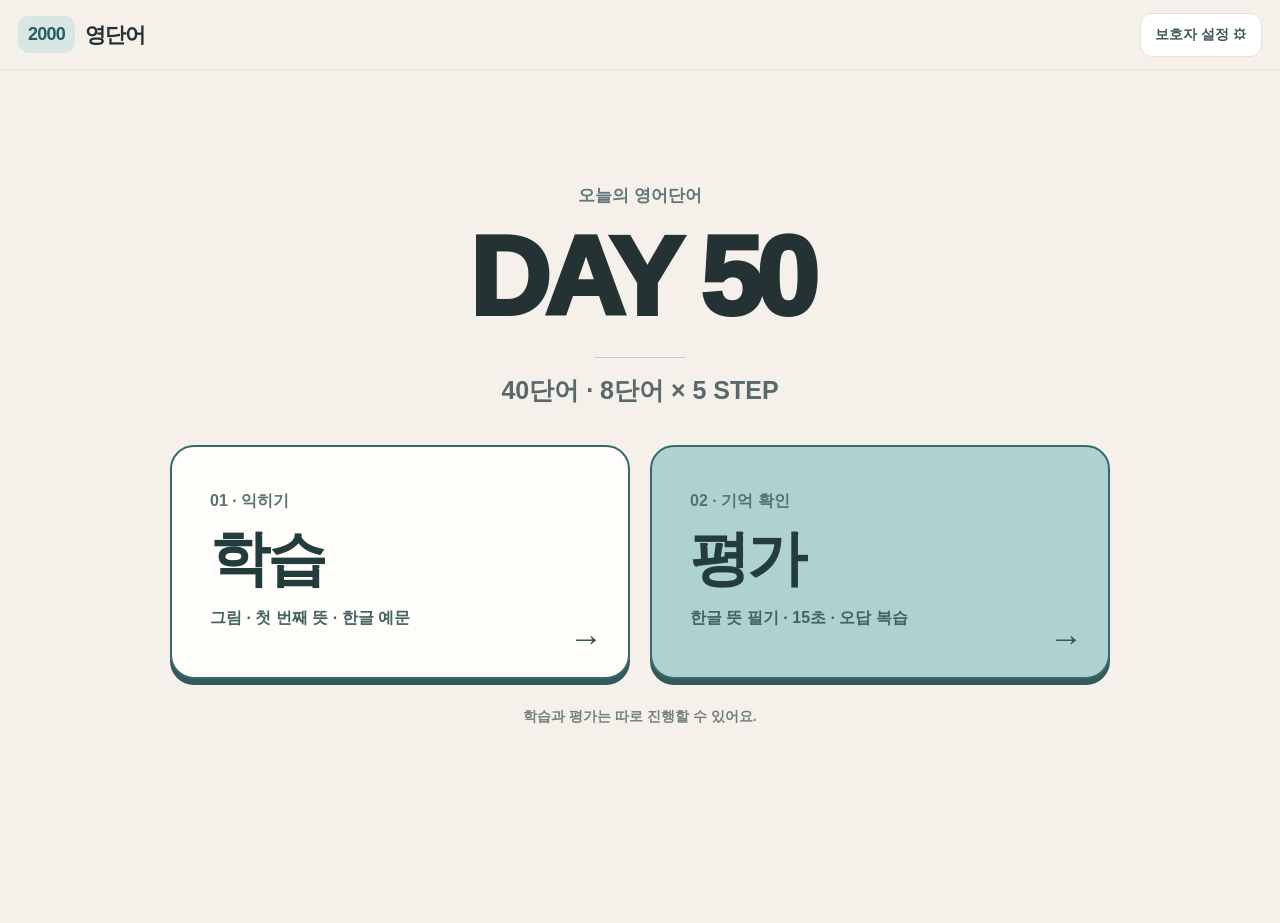
<file: index.html>
<!doctype html>
<html lang="ko">
<head>
  <meta charset="utf-8">
  <meta name="viewport" content="width=device-width,initial-scale=1,viewport-fit=cover">
  <meta name="theme-color" content="#f6f0eb">
  <meta name="apple-mobile-web-app-capable" content="yes">
  <title>2000 영단어 필기평가 v0.2.5</title>
  <link rel="manifest" href="manifest.webmanifest">
  <link rel="stylesheet" href="styles.css?v=0.2.5">
</head>
<body>
<header class="topbar">
  <div class="appBrand"><span class="brandTag" aria-hidden="true">2000</span><strong>영단어</strong></div>
  <nav aria-label="화면 전환"><button id="navHome" class="nav" type="button">처음 화면</button><button id="navTest" class="nav active" type="button">처음 화면</button><button id="navAdmin" class="nav" type="button" aria-label="보호자 설정">보호자 설정 <span aria-hidden="true">⚙</span></button></nav>
</header>
<main id="app"></main>
<script src="data/day50.js?v=0.2.5"></script>
<script src="data/day49.js?v=0.2.5"></script>
<script src="data/learning-day50.js?v=0.2.5"></script>
<script src="data/learning-day49.js?v=0.2.5"></script>
<script src="data/personal-words.js?v=0.2.5"></script>
<script src="app.js?v=0.2.5"></script>
</body>
</html>
</file>
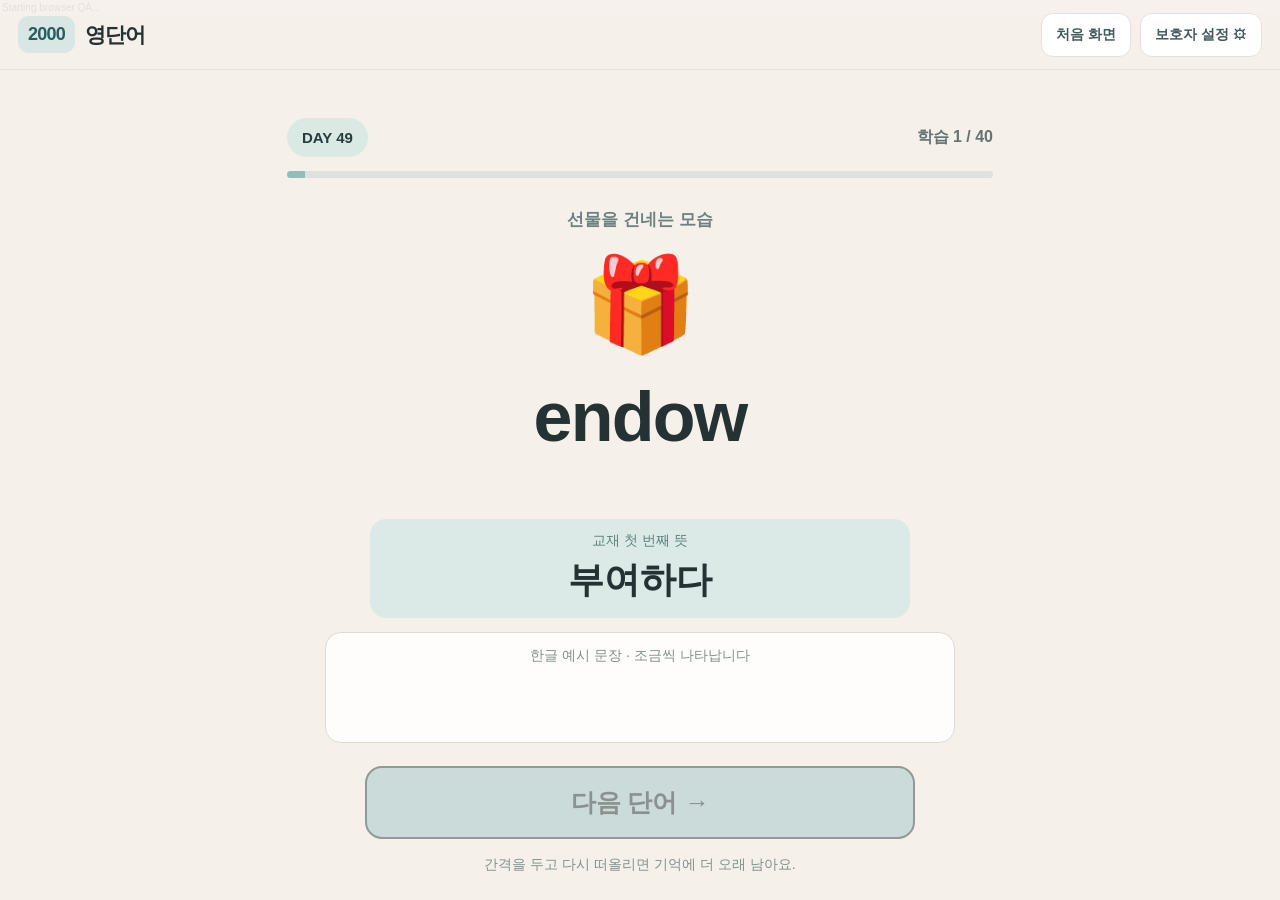
<file: tests/browser-ipad-qa.html>
<!doctype html>
<html lang="ko">
<head>
<meta charset="utf-8">
<meta name="viewport" content="width=device-width,initial-scale=1,viewport-fit=cover">
<title>iPad viewport browser QA (test only)</title>
<style>html,body{margin:0;padding:0;width:100%;height:100%;overflow:hidden}iframe{width:100vw;height:100vh;display:block;border:0}#report{position:fixed;top:0;left:0;right:0;z-index:1000;background:#fff;padding:2px;font:10px sans-serif;opacity:.07;pointer-events:none}</style>
</head>
<body data-e2e-status="pending">
<div id="report">Starting browser QA...</div>
<iframe id="appFrame" title="Actual student webapp under test"></iframe>
<script>
(async()=>{
"use strict";
const KEY="wm2000pilot_v1",frame=document.getElementById("appFrame"),logs=[];
let seq=0,doc,win;
const assert=(ok,msg)=>{if(!ok)throw Error(msg);logs.push(msg)};
const stamp=d=>[d.getFullYear(),String(d.getMonth()+1).padStart(2,"0"),String(d.getDate()).padStart(2,"0")].join("-");
const sleep=ms=>new Promise(r=>setTimeout(r,ms));
const state=()=>JSON.parse(localStorage.getItem(KEY)||"null");
const seedDay=day=>({nextDay:day,sessionNo:1,history:[],stats:{},current:null,study:null,reviewPlan:{}});
async function mount(seed){
 if(seed!==undefined)localStorage.setItem(KEY,JSON.stringify(seed));
 await new Promise((resolve,reject)=>{
   frame.onload=resolve;frame.onerror=()=>reject(Error("iframe load failed"));
   frame.src="../index.html?qa="+(++seq);
 });
 doc=frame.contentDocument;win=frame.contentWindow;
 assert(!!doc?.getElementById("app"),"actual app loaded");
 win.confirm=()=>true;
 win.alert=message=>{throw Error("Unexpected app alert: "+message)};
 return doc;
}
function active(){
 const a=doc.querySelector(".card.activeQuestion");
 assert(!!a,"active question visible");
 return a;
}
function writeAnswer(inputText){
 const card=active(),input=card.querySelector("[data-in]");
 assert(!!input,"actual input exists");
 input.value=inputText;input.dispatchEvent(new win.Event("input",{bubbles:true}));
 card.querySelector("[data-sub]").click();
}
function selectEvaluation(){
 const home=doc.getElementById("navHome");
 assert(!!home,"inner mode shows back-to-hero navigation");
 home.click();
 assert(!!doc.getElementById("startLearning")&&!!doc.getElementById("startEvaluation"),"both hero choices visible");
 doc.getElementById("startEvaluation").click();
}
const timeoutFail=setTimeout(()=>{
 if(document.body.dataset.e2eStatus==="pending"){
   document.body.dataset.e2eStatus="failed";
   document.getElementById("report").textContent="Timed out in browser QA";
 }
},43000);
try{
 // DAY49 is a real registered source, not a fabricated testing day.
 await mount(seedDay(49));
 assert(doc.querySelector(".kioskDay")?.textContent.includes("DAY 49"),"registered DAY49 is selectable");
 assert(!!doc.getElementById("startLearning")&&!doc.getElementById("startLearning").disabled,"learning choice ready");
 assert(!!doc.getElementById("startEvaluation")&&!doc.getElementById("startEvaluation").disabled,"assessment choice ready");
 doc.getElementById("startLearning").click();
 assert(doc.querySelector(".learningWord")?.textContent==="endow","DAY49 first learning cue from real data");
 await mount();
 assert(!!doc.getElementById("startLearning")&&!!doc.getElementById("startEvaluation"),"reopening the app returns to two-button hero");
 assert(state().study?.index===0&&!state().current,"saved study survives boot without auto-launching assessment");
 doc.getElementById("startLearning").click();
 assert(doc.querySelector(".learningWord")?.textContent==="endow","learning resumes at the original card");
 assert(doc.getElementById("learnMeaning").hidden,"meaning initially concealed");
 await sleep(4750);
 assert(!doc.getElementById("learnMeaning").hidden,"meaning progressively appears");
 assert(!doc.getElementById("sentenceLast").hidden,"Korean example progressively appears");
 assert(!doc.getElementById("nextStudy").disabled,"next learning action unlocks");

 assert(state().current===null,"learning alone must not initialize grading");
 selectEvaluation();
 assert(state().current?.wordKeys.length===40,"DAY49 precisely 40 graded words");
 assert(active().querySelector(".english")?.textContent==="endow","first timed question");
 assert(doc.getElementById("wordTimer")?.textContent==="15","15 second clock begins");

 const first=win.WORD_DATA.days.find(d=>d.day===49).words;
 assert(first.length===40&&first[39].english==="utensil","ordered DAY49 source is loaded");
 for(let i=0;i<40;i++){
   assert(active().dataset.k==="49:"+(i+1),"correct word ID active for index "+i);
   if(i===1){
     const input=active().querySelector("[data-in]");
     input.value="외적인";
     input.dispatchEvent(new win.Event("input",{bubbles:true}));
     assert(state().current.drafts?.["49:2"]==="외적인","unsubmitted Pencil text stored");
     await mount();
     assert(!!doc.getElementById("startLearning")&&!!doc.getElementById("startEvaluation"),"assessment reload displays dual-mode hero");
     assert(state().current.drafts?.["49:2"]==="외적인","unsent input preserved while hero shown");
     doc.getElementById("startEvaluation").click();
     assert(active().dataset.k==="49:2","resume next unanswered word after selecting assessment");
     assert(active().querySelector("[data-in]").value==="외적인","draft survives reload");
   }
   writeAnswer(first[i].answer);
   assert(state().current.answers["49:"+(i+1)]?.result==="correct","strict original-first-meaning grading "+(i+1));
   if((i+1)%8===0){
     const next=doc.getElementById("next");
     assert(next&&!next.disabled,"STEP ready after eight answers "+(i+1));
     next.click();
   }
 }
 assert(state().current?.done===true,"40 answers finish the DAY");
 assert(state().nextDay===48,"DAY49 leads to DAY48 (not yet activated)");
 assert(doc.querySelector(".complete h1"),"completion screen rendered");

 // Previous DAY wrong words must lead the next graded batch with origin badge.
 const y=new Date();y.setDate(y.getDate()-1);
 const reviewSeed=seedDay(50);
 reviewSeed.sessionNo=2;
 reviewSeed.history=[{id:1,date:stamp(y),type:"new",bookDay:49,total:40,
   wordKeys:Array.from({length:40},(_,i)=>"49:"+(i+1)),everWrong:["49:1"],wrongCount:1,retryRounds:1}];
 reviewSeed.stats={"49:1":{wrong:1,correct:0,lastWrong:"오답",attempts:[]}};
 await mount(reviewSeed);
 assert(doc.querySelector(".dueNotice"),"prior error notice visible");
 doc.getElementById("startLearning").click();
 assert(doc.querySelector(".learningWord")?.textContent==="endow","due word appears first in study");
 selectEvaluation();
 assert(state().current.wordKeys.length===41,"yesterday error plus new 40");
 assert(state().current.wordKeys[0]==="49:1","yesterday error first");
 assert(active().querySelector(".originBadge")?.textContent.includes("DAY 49"),"origin DAY label visible");
 assert(doc.getElementById("wordTimer")?.textContent==="15","new timed word starts at 15");
 const beforeClock=state().current.clock?.deadline;
 await sleep(4800);
 const beforeReload=Number(doc.getElementById("wordTimer")?.textContent);
 assert(beforeReload>=9&&beforeReload<=11,"visible countdown decreases");
 await mount();
 assert(!!doc.getElementById("startLearning")&&!!doc.getElementById("startEvaluation"),"clock reload displays dual-mode hero");
 assert(state().current.clock?.deadline===beforeClock,"timed word deadline persists after reload");
 doc.getElementById("startEvaluation").click();
 const afterReload=Number(doc.getElementById("wordTimer")?.textContent);
 assert(afterReload<=beforeReload+1,"reload did not reset 15s");
 await sleep(10800);
 assert(state().current.answers["49:1"]?.status==="relearn","expired word moves to existing relearn gate");
 assert(state().stats["49:1"]?.lastWrong==="시간 초과","deadline failure recorded explicitly");
 assert(!!doc.querySelector(".focusReview"),"focus correction display visible");
 assert(doc.documentElement.scrollWidth<=doc.documentElement.clientWidth+3,"no horizontal viewport overflow");

 // Personal import uses only synthetic data in public CI; local QA can supply
 // the audited, private DAY48 pack without putting its contents in Git/Pages.
 let pack;
 if(new URLSearchParams(location.search).has("privatePack")){
   pack=await (await fetch("./private-pack.json")).json();
 }else{
   pack={format:"wm2000-personal-words",schema:1,days:[{day:48,words:[]}],learning:{day48:[]}};
   for(let i=1;i<=40;i++){
     const english="qa-word-"+i,answer="연습 "+i;
     pack.days[0].words.push({day:48,no:i,english,answer,sourceFirstMeaning:answer,sourceFullMeaning:answer+", 다른 뜻",sourceOrdinal:1880+i});
     pack.learning.day48.push({no:i,english,emoji:"📖",cue:"테스트용 카드",sentence:["독자 작성 예시", " 두 번째 문장"],middle:false});
   }
 }
 const original49=JSON.stringify(win.WORD_DATA.days.find(d=>d.day===49));
 const original50=JSON.stringify(win.WORD_DATA.days.find(d=>d.day===50));
 // Import while DAY49 is unfinished: neither drafts, clock, history nor stats move.
 await mount(seedDay(49));
 doc.getElementById("startEvaluation").click();
 const draft=active().querySelector("[data-in]");draft.value="진행 중 필기";draft.dispatchEvent(new win.Event("input",{bubbles:true}));
 doc.getElementById("navAdmin").click();
 const beforeImport=JSON.stringify(state());
 async function uploadPack(value){
   const file=new win.File([JSON.stringify(value)],"personal.json",{type:"application/json"});
   const transfer=new win.DataTransfer();transfer.items.add(file);
   const input=doc.getElementById("wordFile");input.files=transfer.files;
   const original=input.onchange;
   const completed=new Promise(resolve=>{input.onchange=async event=>{try{await original(event)}finally{resolve()}}});
   input.dispatchEvent(new win.Event("change",{bubbles:true}));await completed;
 }
 await uploadPack(pack);
 assert(doc.getElementById("wordFileMsg").textContent.includes("등록 완료"),"file-input import completed");
 assert(JSON.stringify(state())===beforeImport,"personal import preserves all existing records and drafts");
 assert(JSON.stringify(win.WORD_DATA.days.find(d=>d.day===49))===original49,"DAY49 unchanged after import");
 assert(JSON.stringify(win.WORD_DATA.days.find(d=>d.day===50))===original50,"DAY50 unchanged after import");
 assert(doc.getElementById("dayMessage").textContent.includes("48·49·50"),"registered DAY list is dynamic");
 const storedPack=localStorage.getItem("wm2000personal_words_v1"),tampered=JSON.parse(JSON.stringify(pack));
 tampered.days[0].words[0].answer+="!";
 await uploadPack(tampered);
 assert(doc.getElementById("wordFileMsg").textContent.includes("등록 실패"),"inconsistent first meaning rejected");
 assert(localStorage.getItem("wm2000personal_words_v1")===storedPack&&JSON.stringify(state())===beforeImport,"failed import leaves data and records untouched");
 await mount();
 assert(state().current.drafts["49:1"]==="진행 중 필기","legacy draft survives import and reload");
 doc.getElementById("startEvaluation").click();
 assert(active().dataset.k==="49:1"&&active().querySelector("[data-in]").value==="진행 중 필기","legacy assessment resumes after import");

 if(pack.days.length===48){
   const corpus=win.WORD_DATA.days.slice().sort((a,b)=>b.day-a.day);
   assert(corpus.length===50&&corpus.reduce((sum,item)=>sum+item.words.length,0)===2000,"full private pack exposes 50 DAY and 2,000 words in the browser");
   assert(corpus.every((item,index)=>item.day===50-index&&item.words.length===40),"every browser DAY is contiguous and contains 40 words");
   assert(corpus.every(item=>item.words.every((word,index)=>word.day===item.day&&word.no===index+1&&(word.sourceOrdinal===undefined||word.sourceOrdinal===(item.day-1)*40+index+1))),"all browser word IDs and available source ordinals are stable");
   await mount(seedDay(1));
   assert(doc.querySelector(".kioskDay")?.textContent.includes("DAY 1"),"lowest imported DAY is selectable in the browser");
   doc.getElementById("startEvaluation").click();
   const words1=win.WORD_DATA.days.find(item=>item.day===1).words;
   for(let i=0;i<40;i++){
     assert(active().dataset.k==="1:"+(i+1),"DAY1 browser order "+(i+1));
     writeAnswer(words1[i].answer);
     if((i+1)%8===0)doc.getElementById("next").click();
   }
   assert(state().current.done&&state().history.at(-1).bookDay===1,"DAY1 completes all five browser STEP groups");
 }

 await mount(seedDay(48));
 assert(doc.querySelector(".kioskMeta").textContent.includes("40단어"),"DAY48 has 40 words on home");
 doc.getElementById("startLearning").click();
 const words48=win.WORD_DATA.days.find(d=>d.day===48).words;
 assert(doc.querySelector(".learningWord").textContent===words48[0].english,"DAY48 source learning card visible");
 await sleep(4750);
 assert(doc.getElementById("learnMeaning").textContent.includes(words48[0].answer)&&!doc.getElementById("sentenceLast").hidden,"DAY48 first meaning and custom example reveal");
 doc.getElementById("nextStudy").click();await mount();doc.getElementById("startLearning").click();
 assert(state().study.index===1&&doc.querySelector(".learningWord").textContent===words48[1].english,"DAY48 study resumes on second card");
 selectEvaluation();
 for(let i=0;i<40;i++){
   assert(active().dataset.k==="48:"+(i+1),"DAY48 order "+(i+1));
   writeAnswer(words48[i].answer);
   assert(state().current.answers["48:"+(i+1)]?.result==="correct","DAY48 first-meaning exact answer "+(i+1));
   if((i+1)%8===0){assert(!doc.getElementById("next").disabled,"DAY48 STEP unlocked");doc.getElementById("next").click()}
 }
 assert(state().nextDay===47&&state().current.done,"DAY48 completes and advances to 47");

 // DAY50 -> 49 -> imported DAY48 -> fourth-session review, no new DAY47.
 await mount(seedDay(50));
 for(const n of [50,49,48]){
   doc.getElementById("startEvaluation").click();
   const words=win.WORD_DATA.days.find(d=>d.day===n).words;
   assert(state().current.bookDay===n&&state().current.wordKeys.length===40,"descending new DAY "+n);
   for(let i=0;i<40;i++){
     writeAnswer(words[i].answer);
     if((i+1)%8===0)doc.getElementById("next").click();
   }
   doc.getElementById("home").click();
 }
 assert(state().sessionNo===4&&state().nextDay===47,"three new sessions leave next DAY47");
 assert(doc.querySelector(".kioskDay").textContent==="오답 복습","fourth session is review");
 doc.getElementById("startEvaluation").click();
 assert(state().history.at(-1).type==="review"&&state().nextDay===47&&state().sessionNo===5,"fourth review does not advance new DAY");
 assert(doc.querySelector(".score").textContent==="오답 없음","empty review completes cleanly");
 // Real download and file restore through the existing schema-1 controls.
 doc.getElementById("navAdmin").click();
 let captured;
 const realCreate=win.URL.createObjectURL;win.URL.createObjectURL=blob=>{captured=blob;return realCreate.call(win.URL,blob)};
 doc.getElementById("exportBackup").click();
 const saved=JSON.parse(await captured.text());
 assert(saved.schema===1&&saved.state.history.length===4,"schema1 backup includes DAY48 and all four sessions");
 const transfer=new win.DataTransfer();transfer.items.add(new win.File([JSON.stringify(saved)],"records.json",{type:"application/json"}));
 const input=doc.getElementById("restoreBackup");input.files=transfer.files;
 const restoreHandler=input.onchange;
 const restoreCompleted=new Promise(resolve=>{input.onchange=async event=>{try{await restoreHandler(event)}finally{resolve()}}});
 input.dispatchEvent(new win.Event("change",{bubbles:true}));await restoreCompleted;
 assert(doc.getElementById("backupMsg").textContent.includes("복원 완료")&&JSON.stringify(state())===JSON.stringify(saved.state),"DAY48 record backup restores without drift");
 win.URL.createObjectURL=realCreate;
 assert(doc.documentElement.scrollWidth<=doc.documentElement.clientWidth+3,"personal import admin has no horizontal overflow");

 // Fourth session must also review wrong imported words when DAY47 is absent.
 const wrongReview=seedDay(47);wrongReview.sessionNo=4;
 wrongReview.history=[50,49,48].map((n,i)=>({id:i+1,date:stamp(new Date()),type:"new",bookDay:n,total:40,wordKeys:Array.from({length:40},(_,j)=>n+":"+(j+1)),everWrong:n===48?["48:1"]:[],wrongCount:n===48?1:0,retryRounds:1}));
 await mount(wrongReview);doc.getElementById("startEvaluation").click();
 assert(state().current.type==="review"&&state().current.wordKeys.join(",")==="48:1","fourth review contains imported wrong word only, no new DAY47");
 writeAnswer(words48[0].answer+"!");
 assert(state().current.answers["48:1"].result==="wrong","DAY48 strict grading rejects changed meaning");
 const canvas=doc.querySelector("[data-trace]"),box=canvas.getBoundingClientRect();
 // Synthetic pen events exercise the real canvas handler; capture is stubbed
 // because a programmatically dispatched pointer has no OS capture target.
 const capture=canvas.setPointerCapture;canvas.setPointerCapture=()=>{};
 for(const [type,x] of [["pointerdown",15],["pointermove",65],["pointerup",65]])canvas.dispatchEvent(new win.PointerEvent(type,{bubbles:true,pointerType:"pen",pointerId:1,isPrimary:true,pressure:.5,clientX:box.left+x,clientY:box.top+25}));
 canvas.setPointerCapture=capture;
 doc.querySelector("[data-tdone]").click();
 const retry=doc.querySelector("[data-re]");retry.value=words48[0].answer;retry.dispatchEvent(new win.Event("input",{bubbles:true}));
 doc.querySelector("[data-rsub]").click();
 assert(state().current.answers["48:1"].relearnDone,"imported wrong word completes Pencil-style trace and re-entry");
 doc.getElementById("next").click();
 assert(state().current.phase==="retry"&&active().dataset.k==="48:1","DAY48 wrong word enters mandatory same-session retest");
 writeAnswer(words48[0].answer);doc.getElementById("next").click();
 assert(state().nextDay===47&&state().current.done&&state().history.at(-1).everWrong.includes("48:1"),"review records imported error and preserves next new DAY");

 document.body.dataset.e2eStatus="passed";
 document.getElementById("report").textContent="PASS "+logs.length+" checks";
 clearTimeout(timeoutFail);
}catch(e){
 document.body.dataset.e2eStatus="failed";
 document.getElementById("report").textContent="FAIL "+e.message+" | completed "+logs.length+" checks";
 console.error(e);
 clearTimeout(timeoutFail);
}
})();
</script>
</body></html>
</file>
<file: styles.css>
:root{--ink:#20304f;--blue:#4e7ed8;--bg:#eef2f7;--line:#d8dee9;--good:#18794e;--bad:#c53d34;--badbg:#fff0ee;--muted:#687386;--sun:#f4b936}
*{box-sizing:border-box;-webkit-tap-highlight-color:transparent}html{height:100%;-webkit-text-size-adjust:100%;background:var(--bg)}
body{min-height:100%;min-height:var(--app-vh,100dvh);margin:0;background:var(--bg);color:var(--ink);font-family:-apple-system,BlinkMacSystemFont,"Apple SD Gothic Neo",sans-serif;overscroll-behavior-y:none;padding-left:env(safe-area-inset-left);padding-right:env(safe-area-inset-right)}
button,input,select{touch-action:manipulation}button,input,select{font:inherit}.topbar{position:sticky;top:0;z-index:30;display:flex;justify-content:space-between;align-items:center;padding:calc(12px + env(safe-area-inset-top)) max(18px,env(safe-area-inset-right)) 12px max(18px,env(safe-area-inset-left));background:var(--ink);color:#fff}.topbar strong{display:block;font-size:20px}.topbar small{display:block;opacity:.75}.topbar nav{display:flex;gap:7px}.nav{border:1px solid #ffffff55;background:transparent;color:#fff;padding:9px 13px;border-radius:11px;font-weight:800}.nav.active{background:#fff;color:var(--ink)}#app{max-width:1420px;margin:0 auto;padding:18px;padding-bottom:calc(92px + env(safe-area-inset-bottom));scroll-padding-top:110px}.panel{background:#fff;border:1px solid var(--line);border-radius:19px;padding:18px;box-shadow:0 6px 20px #20304f12}.hero{display:grid;grid-template-columns:1fr auto;gap:15px}.hero h1{margin:0 0 7px;font-size:32px}.muted{color:var(--muted)}.badge{background:var(--ink);color:#fff;border-radius:14px;padding:12px 16px;text-align:center;font-weight:900}.badge small{display:block;font-weight:500;opacity:.8;margin-top:4px}.notice{margin-top:12px;padding:11px 13px;border-radius:13px;background:#fff8df;border:1px solid #efd787;line-height:1.5}.grid2{display:grid;grid-template-columns:1fr 1fr;gap:13px;margin-top:13px}.primary,.secondary,.danger,.good{border:0;border-radius:12px;padding:12px 15px;font-weight:900}.primary{background:var(--blue);color:#fff}.secondary{background:#edf1f7;color:var(--ink)}.danger{background:var(--badbg);color:var(--bad)}.good{background:var(--good);color:#fff}.primary:disabled,.secondary:disabled,.good:disabled{opacity:.45}select{padding:10px 12px;border:1px solid var(--line);border-radius:11px;background:#fff;font-weight:800}.row{display:flex;gap:9px;align-items:center;flex-wrap:wrap}.stepHead{display:grid;grid-template-columns:auto 1fr auto;gap:12px;align-items:center;margin-bottom:12px}.chip{background:var(--ink);color:#fff;padding:8px 11px;border-radius:10px;font-weight:900}.stepTitle{font-size:23px;font-weight:900}.progress{height:11px;background:#e4e8ef;border-radius:99px;overflow:hidden;margin:10px 0 14px}.progress i{display:block;height:100%;background:var(--blue)}.wordGrid{display:grid;grid-template-columns:1fr 1fr;gap:12px}.card{background:#fff;border:2px solid var(--line);border-radius:16px;padding:13px;display:flex;flex-direction:column;gap:8px;min-height:225px}.card.ok{border-color:#8dd0a9}.card.bad{border-color:#efa7a1}.english{font-size:27px;font-weight:900}.small{font-size:12px;color:var(--muted)}.scribble{width:100%;min-height:72px;border:2px dashed #9fb0c5;border-radius:12px;padding:12px 13px;font-size:28px;line-height:1.35;font-weight:800;outline:none;background:linear-gradient(to bottom,transparent 48%,#4e7ed822 49%,#4e7ed822 51%,transparent 52%);caret-color:var(--blue);-webkit-user-select:text;user-select:text}.scribble:focus{border-color:var(--blue);box-shadow:0 0 0 3px #4e7ed822}.recognized{min-height:28px;background:#f6f7f9;border-radius:8px;padding:5px 8px}.recognized b{font-size:17px}.actions{display:flex;gap:7px;margin-top:auto}.actions button{flex:1}.answer{display:grid;grid-template-columns:auto 1fr;gap:9px;background:var(--badbg);padding:9px 10px;border-radius:10px;align-items:center}.answer span{color:var(--bad);font-weight:900}.answer b{font-size:23px}.traceWrap{display:grid;grid-template-columns:1fr 1fr;gap:8px}.traceBox{position:relative;height:92px;border:1px solid #b7c3d1;border-radius:10px;overflow:hidden;background:repeating-linear-gradient(to bottom,#fff 0,#fff 30px,#e7ebf1 31px)}.traceText{position:absolute;inset:0;display:flex;align-items:center;justify-content:center;color:#20304f28;font-size:28px;font-weight:800;letter-spacing:2px;transform:skewX(-2deg);pointer-events:none}.trace{position:absolute;inset:0;width:100%;height:100%;touch-action:none;cursor:crosshair}.trace.penHover{box-shadow:inset 0 0 0 3px #4e7ed833}.footer{position:sticky;bottom:max(0px,env(safe-area-inset-bottom));z-index:20;margin-top:13px;padding:11px;background:#eef2f7f2;border-radius:14px;display:flex;gap:10px;align-items:center;backdrop-filter:blur(10px)}.footer p{flex:1;margin:0;color:var(--muted);font-weight:700}.metrics{display:grid;grid-template-columns:repeat(4,1fr);gap:9px}.metric{background:#fff;border:1px solid var(--line);border-radius:13px;padding:13px;text-align:center}.metric small{display:block;color:var(--muted)}.metric b{display:block;font-size:26px;margin-top:4px}.tableWrap{overflow:auto}.table{width:100%;border-collapse:collapse;min-width:680px}.table th,.table td{padding:9px;border-bottom:1px solid var(--line);text-align:left;font-size:14px}.table th{color:var(--muted);font-size:12px}.complete{text-align:center}.complete h1{font-size:34px}.score{font-size:52px;font-weight:900;color:var(--good)}
@media(max-width:760px){#app{padding:11px}.hero,.grid2,.wordGrid,.traceWrap{grid-template-columns:1fr}.metrics{grid-template-columns:1fr 1fr}.topbar small{display:none}.stepHead{grid-template-columns:auto 1fr}.stepHead>strong{grid-column:1/-1;text-align:right}.english{font-size:24px}}
.deviceNote{display:inline-flex;align-items:center;gap:7px;margin-top:10px;padding:7px 10px;border:1px solid #cbd5e1;border-radius:999px;background:#f7f9fc;color:var(--muted);font-size:13px;font-weight:800}
.card:focus-within{border-color:var(--blue);box-shadow:0 0 0 3px #4e7ed81c;scroll-margin-top:120px}
body.keyboardActive .footer{position:relative;bottom:auto}
body.keyboardActive #app{padding-bottom:24px}
@media (hover:hover) and (pointer:fine){.actions button:hover,.nav:hover{filter:brightness(.98)}}
@media (min-width:1180px) and (orientation:landscape){
  .wordGrid{grid-template-columns:repeat(4,minmax(0,1fr))}
  .card{min-height:250px}
  .english{font-size:29px}
  .scribble{min-height:78px;font-size:30px}
  .panel{padding:20px}
}
@media (min-width:900px) and (max-width:1179px) and (orientation:landscape){
  #app{max-width:1120px}
  .wordGrid{grid-template-columns:repeat(2,minmax(0,1fr))}
}
@media (orientation:portrait) and (min-width:900px){
  .wordGrid{grid-template-columns:repeat(2,minmax(0,1fr))}
  #app{max-width:1040px}
}
@media(max-width:760px){
  #app{padding-left:11px;padding-right:11px}
}

/* v0.1.2 kiosk-style main page */
.kioskHome{
  min-height:calc(var(--app-vh,100dvh) - 110px - env(safe-area-inset-top) - env(safe-area-inset-bottom));
  display:flex;flex-direction:column;align-items:center;justify-content:center;text-align:center;
  max-width:900px;margin:0 auto;padding:36px 20px;
}
.kioskEyebrow{font-size:15px;font-weight:900;letter-spacing:.18em;color:var(--blue);margin-bottom:12px}
.kioskDay{font-size:clamp(58px,9vw,112px);line-height:.95;font-weight:950;letter-spacing:-.05em}
.kioskMeta{margin-top:18px;font-size:clamp(18px,2.2vw,26px);font-weight:800;color:var(--muted)}
.kioskStart{width:min(620px,100%);min-height:96px;margin-top:40px;border-radius:22px;font-size:clamp(28px,3vw,38px);box-shadow:0 10px 24px #4e7ed833}
.kioskHint{margin-top:18px;font-size:16px;font-weight:750;color:var(--muted)}
.kioskAdjust{margin-top:28px;width:min(420px,100%);border-top:1px solid var(--line);padding-top:18px;color:var(--muted)}
.kioskAdjust summary{cursor:pointer;list-style:none;font-weight:850;font-size:15px}
.kioskAdjust summary::-webkit-details-marker{display:none}
.kioskAdjust summary::after{content:" ▾";font-size:12px}
.kioskAdjust[open] summary::after{content:" ▴"}
.kioskAdjustBody{display:flex;justify-content:center;gap:8px;margin-top:12px}
.kioskAdjustBody select{min-width:150px}
.kioskWarn{margin:10px 0 0;color:var(--bad);font-weight:800;font-size:14px}
.kioskCycle{margin-top:20px;font-size:13px;font-weight:800;color:#8a94a5}
@media(max-width:760px){
  .kioskHome{min-height:calc(var(--app-vh,100dvh) - 92px);padding:28px 12px}
  .kioskStart{min-height:84px;margin-top:30px}
}


/* v0.1.4 | Mobbin-inspired A: simple kiosk, original grading and storage retained */
:root{--ink:#253234;--blue:#9cc6c8;--bg:#f6f0eb;--line:#dedfd9;--good:#347662;--bad:#b64f47;--badbg:#fff3ef;--muted:#647273;--tealDeep:#263d3f}
html{background:var(--bg)}
body{background:var(--bg);color:var(--ink);color-scheme:light}
.topbar{background:var(--bg);color:var(--ink);border-bottom:1px solid #e8e2dc;min-height:70px;padding-top:calc(12px + env(safe-area-inset-top));padding-bottom:12px}
.appBrand{display:flex;align-items:center;gap:10px}
.appBrand strong{font-size:21px;letter-spacing:-.045em}
.brandTag{background:#d8e6e4;color:#285d62;border-radius:11px;padding:8px 10px;font-size:18px;font-weight:900;letter-spacing:-.04em}
.topbar nav{gap:9px}
.nav{background:#fff;border:1px solid #e3e1dc;color:#41595b;border-radius:12px;min-height:44px;padding:10px 14px;font-size:14px}
.nav.active{background:#e3efed;color:#285d62}
#navTest{display:none}
body.isAdminRoute #navTest{display:inline-flex;align-items:center}
#app{max-width:1420px;padding:18px;padding-bottom:calc(65px + env(safe-area-inset-bottom))}
.primary{background:var(--blue);color:#162b2e;border:2px solid var(--tealDeep);box-shadow:0 4px 0 var(--tealDeep);transition:transform .12s ease,box-shadow .12s ease}
.primary:not(:disabled):active{box-shadow:0 1px 0 var(--tealDeep);transform:translateY(3px)}
.primary:disabled{opacity:.48;box-shadow:none}
.secondary{background:#f0f3f1;color:#536867}
.good{background:#347662;color:#fff}
.panel{background:#fffdfb;border-color:var(--line);box-shadow:0 8px 24px #3946400a}
button:focus-visible,select:focus-visible,.scribble:focus-visible,summary:focus-visible{outline:3px solid #307d82;outline-offset:3px}
.srOnly{position:absolute;width:1px;height:1px;margin:-1px;padding:0;overflow:hidden;clip:rect(0,0,0,0);white-space:nowrap;border:0}
/* Hero: one clear action, no decorative onboarding or irrelevant choices. */
.kioskHome{min-height:calc(var(--app-vh,100dvh) - 145px - env(safe-area-inset-top) - env(safe-area-inset-bottom));max-width:940px;padding:30px 20px 50px}
.kioskEyebrow{font-size:17px;color:#607779;letter-spacing:0;font-weight:800;margin-bottom:14px}
.kioskDay{font-size:clamp(72px,10vw,132px);letter-spacing:-.055em;line-height:1.02;font-weight:950}
.kioskRule{width:90px;height:1px;background:#b8d0cc;margin:22px auto 16px}
.kioskMeta{margin-top:0;font-size:clamp(19px,2.2vw,26px);color:#58696c;font-weight:800}
.metaDot{opacity:.45;padding:0 11px}
.kioskStart{width:min(520px,100%);min-height:96px;border-radius:23px;font-size:clamp(27px,3.4vw,37px);margin-top:42px;box-shadow:0 6px 0 var(--tealDeep)}
.kioskStart:not(:disabled):active{box-shadow:0 2px 0 var(--tealDeep)}
.kioskHint{font-size:16px;line-height:1.7;margin-top:25px;color:#6c7776}
.kioskAdjust{max-width:400px;width:100%;padding-top:18px;margin-top:35px;border-top:1px solid #d7ded8}
.kioskAdjust summary{font-size:15px;color:#5c6b6a}
.kioskCycle{font-size:13px;color:#8a8982;margin-top:14px}
.kioskWarn{max-width:500px;padding:12px 16px;border-radius:12px;background:#fff7ee;margin-top:18px;font-size:14px}
.kioskAdjustBody select{min-height:46px;background:#fffdfb}
.kioskAdjustBody button{min-height:46px}
/* 8-card STEP layout with compact progress and generously sized Pencil fields. */
.stepHead{grid-template-columns:auto 1fr auto;gap:13px;margin:10px 0 15px}
.chip{border-radius:999px;background:#dbe9e5;color:#253d3d;padding:11px 15px;font-size:15px}
.stepTitle{font-size:25px;line-height:1.25}
.stepSub{font-size:14px;color:#788583;margin-top:4px}
.stepCount{font-size:24px;font-weight:900;white-space:nowrap}
.stepCount span{color:#9da9a4}
.progressSegments{display:flex;gap:6px;margin:12px 0 17px}
.progressSegments i{height:9px;border-radius:99px;background:#dedfd9;flex:1}
.progressSegments i.filled{background:#75adaf}
.stepTip{font-size:14px;color:#687774;margin:0 0 14px;line-height:1.65}
.wordGrid{display:grid;grid-template-columns:repeat(2,minmax(0,1fr));gap:14px}
.card{min-height:255px;background:#fffdfb;border:1.5px solid #dfded8;border-radius:17px;padding:17px;gap:11px;box-shadow:0 4px 15px #39464009;min-width:0}
.card:focus-within{border:2px solid #85afb0;box-shadow:0 0 0 3px #9cc6c833}
.card.ok{border-color:#89c6a4}
.card.bad{border-color:#dfaf9c}
.cardNum{font-size:14px;font-weight:750;color:#667774}
.english{font-size:clamp(27px,2.25vw,35px);line-height:1.15;font-weight:950;overflow-wrap:anywhere}
.scribble{background:#f9fbfa;border:2px dashed #acc6c3;border-radius:12px;min-height:84px;color:var(--ink);padding:13px 14px;font-size:28px}
.scribble::placeholder{color:#96aba9;font-size:18px;font-weight:500}
.scribble:focus{border-color:#387b81;box-shadow:0 0 0 3px #9cc6c845}
.recognized{background:transparent;color:#758581;padding:0;min-height:22px;font-size:14px}
.recognized b{font-size:18px;color:#324c4c}
.actions{gap:8px}
.actions button{min-height:46px;padding:9px 8px;font-size:16px;border-radius:10px}
.actions .primary{box-shadow:none;border-color:transparent}
.actions .primary:not(:disabled):active{transform:translateY(0);box-shadow:none}
.footer{background:#f6f0ebf4;border-top:1px solid #e0ded8;border-radius:0;padding:15px 2px calc(11px + env(safe-area-inset-bottom));margin-top:14px;gap:12px}
.footer p{color:#6a7673;font-size:14px;font-weight:650;line-height:1.5}
.footer button{min-height:54px;padding:10px 22px;font-size:16px;white-space:nowrap;border-radius:12px}
/* Incorrect answer: focused panel with the original tracing and confirmation gates. */
.focusReview{max-width:780px;margin:5px auto 0}
.focusCard{background:transparent;padding:6px 0 22px}
.focusIntro{color:#9e605c;font-size:15px;font-weight:800}
.focusEnglish{font-size:clamp(37px,5vw,58px);line-height:1.15;margin:9px 0 20px;overflow-wrap:anywhere}
.relearnPanel{display:flex;flex-direction:column;gap:16px}
.answer{display:flex;flex-direction:column;gap:7px;background:#fffbf7;border:1px solid #eaded3;border-radius:17px;padding:19px 23px}
.answer span{color:#a36c62;font-weight:800;font-size:15px}
.answer b{font-size:clamp(29px,4vw,42px);font-weight:900;color:var(--ink)}
.answer p{margin:0;font-size:14px;line-height:1.6;color:#6e7773}
.answerMini{margin-top:10px;padding:12px 15px}
.answerMini b{font-size:21px}
.answerMini p{font-size:12px}
.traceWrap{gap:13px;grid-template-columns:1fr 1fr}
.relearnCell{border:1px solid #d8dcd5;border-radius:17px;padding:14px;background:#fffdfb;min-width:0}
.relearnCellTitle{font-size:15px;font-weight:850;margin-bottom:11px}
.traceBox{height:145px;border:1.5px dashed #9cbfbb;background:repeating-linear-gradient(to bottom,#fff 0,#fff 42px,#e8eeec 43px);border-radius:11px}
.traceText{font-size:33px;color:#425b5b25}
.relearnCell .scribble{width:100%;min-height:145px}
.relearnCell .actions button{font-size:14px;min-height:45px}
.relearnCell .recognized{padding:7px 0;min-height:30px}
/* Completion uses the same single-next-action hierarchy as the entrance. */
.complete{background:transparent;border:0;box-shadow:none;max-width:760px;margin:0 auto;min-height:calc(var(--app-vh,100dvh) - 150px);display:flex;flex-direction:column;align-items:center;justify-content:center;padding:32px 12px 50px;text-align:center}
.completeSymbol{width:86px;height:86px;border-radius:50%;background:#dbe9e2;color:#347662;font-size:48px;font-weight:900;display:grid;place-items:center}
.complete h1{font-size:clamp(30px,4vw,43px);margin:24px 0 12px}
.complete p{color:#687774;font-size:17px;line-height:1.65;max-width:560px}
.complete .score{font-size:clamp(54px,7vw,86px);line-height:1.2;color:var(--ink);letter-spacing:-.05em;margin:20px 0 2px}
.scoreCaption{color:#70817c;font-size:15px}
.completeButton{min-height:87px;width:min(490px,100%);border-radius:21px;font-size:26px;margin-top:38px}
body.keyboardActive .footer{position:relative;bottom:auto}
@media(min-width:1180px) and (orientation:landscape){
  .wordGrid{grid-template-columns:repeat(4,minmax(0,1fr));gap:13px}
  .card{min-height:285px;padding:16px}
  .english{font-size:29px}
  .scribble{min-height:84px;font-size:28px}
}
@media (min-width:900px) and (max-width:1179px) and (orientation:landscape){
  .wordGrid{grid-template-columns:repeat(2,minmax(0,1fr))}
}
@media (orientation:portrait) and (min-width:900px){
  .wordGrid{grid-template-columns:repeat(2,minmax(0,1fr))}
}
@media(max-width:760px){
  .topbar{padding:calc(10px + env(safe-area-inset-top)) 12px 10px}
  .brandTag{padding:7px 8px;font-size:16px}
  .appBrand strong{font-size:18px}
  .nav{font-size:12px;padding:8px 9px}
  #app{padding:11px 12px 50px}
  .kioskHome{min-height:calc(var(--app-vh,100dvh) - 104px);padding:25px 8px 40px}
  .kioskDay{font-size:clamp(64px,12vw,98px)}
  .kioskStart{min-height:84px;font-size:27px;margin-top:30px}
  .kioskHint{font-size:14px}
  .wordGrid{grid-template-columns:1fr}
  .stepHead{gap:8px}
  .stepTitle{font-size:20px}
  .stepCount{font-size:20px}
  .stepSub{font-size:12px}
  .card{min-height:250px}
  .traceWrap{grid-template-columns:1fr}
  .footer{flex-wrap:wrap}
  .footer button{width:100%}
  .complete h1{font-size:30px}
}
@media(prefers-reduced-motion:reduce){.primary{transition:none!important}}

/* v0.2.0: timed one-word concentration, visual lesson and unambiguous origin badges */
.wordGrid.focusOne{grid-template-columns:minmax(0,1fr);max-width:850px;margin:0 auto}
.wordGrid.focusOne .card:not(.activeQuestion){display:none!important}
.wordGrid.focusOne .card.activeQuestion{min-height:290px;padding:clamp(18px,3vw,30px);gap:16px;border-radius:22px}
.wordGrid.focusOne .english{font-size:clamp(38px,5.5vw,68px);text-align:center;margin:18px 0}
.wordGrid.focusOne .scribble{min-height:110px;font-size:34px;background:#fcfefd}
.wordGrid.focusOne .actions button{min-height:56px;font-size:19px}
.wordGrid.focusOne .recognized{font-size:16px}
.wordBadges{display:flex;flex-wrap:wrap;gap:6px;align-items:center;min-height:22px}
.middleBadge,.originBadge,.wrongBadge{display:inline-flex;border-radius:999px;padding:5px 9px;font-size:13px;font-weight:800}
.middleBadge{background:#fce8a5;color:#64400b}
.originBadge{background:#d9e9e7;color:#285a59}
.wrongBadge{background:#f2e5df;color:#92514b}
.timedQuestion{max-width:950px;margin:0 auto}
.questionTop{display:flex;justify-content:space-between;align-items:center;font-weight:850;color:#5d7271;font-size:15px}
.countdown{display:flex;align-items:baseline;gap:5px;color:#276d6e}
.countdown strong{font-size:42px;font-variant-numeric:tabular-nums;line-height:1}
.countdown small{font-size:16px}
.timerRail{height:8px;background:#d7dedc;border-radius:99px;overflow:hidden;margin:12px 0}
.timerRail span{display:block;height:100%;width:100%;background:#86b8b6;transition:width .16s linear}
.dueNotice{font-size:15px;line-height:1.7;max-width:590px;color:#496d67;margin:24px auto 0}
.memoryMotto{margin:21px auto 0;font-size:13px;color:#81918c;line-height:1.7}
.learning{max-width:730px;min-height:calc(var(--app-vh,100dvh) - 130px);display:flex;flex-direction:column;align-items:center;text-align:center;gap:14px;margin:0 auto;padding:30px 12px 50px}
.learningHeader{width:100%;display:flex;align-items:center;justify-content:space-between;color:#637572;font-size:16px;font-weight:750}
.learningLine{width:100%;height:7px;border-radius:99px;background:#dce1dc;overflow:hidden;margin-bottom:16px}
.learningLine i{height:100%;display:block;background:#91bebc}
.learningCue{font-size:17px;color:#6b8280;font-weight:750}
.learningEmoji{font-size:clamp(60px,9vw,92px);line-height:1.3}
.learningWord{font-size:clamp(40px,7vw,70px);line-height:1.1;letter-spacing:-.025em;margin:0;overflow-wrap:anywhere}
.learningTags{min-height:35px;display:flex;gap:7px;align-items:center;justify-content:center;flex-wrap:wrap}
.learningMeaning{width:min(540px,100%);background:#dceae7;border-radius:16px;padding:13px 14px;display:flex;flex-direction:column;gap:6px}
.learningMeaning[hidden],.sentenceBox [hidden]{display:none!important}
.learningMeaning small{font-size:14px;color:#60817e}
.learningMeaning strong{font-size:clamp(27px,3.7vw,36px)}
.sentenceBox{min-height:111px;width:min(630px,100%);padding:13px 16px;background:#fffdfb;border:1px solid #dedbd6;border-radius:16px}
.sentenceBox small{font-size:14px;color:#83918e}
.sentenceBox p{font-size:clamp(18px,2.5vw,24px);font-weight:780;line-height:1.6;margin:9px 0 0;word-break:keep-all}
.learningNext{width:min(550px,100%);min-height:73px;border-radius:17px;font-size:25px;margin-top:9px}
.textLink{color:#758985;background:none;border:0;padding:8px 15px;font-size:13px;text-decoration:underline;cursor:pointer}
.learningMemory{font-size:14px;color:#81918e;margin:0;line-height:1.6}
.dayAdmin .row{gap:11px;margin-top:12px}
.dayAdmin label{font-size:18px;font-weight:850}
.dayAdmin input{max-width:135px;width:30%;min-width:110px;font-size:26px;font-weight:900;min-height:55px;text-align:center;border-radius:12px;border:1.5px solid #9db8b4;background:#fff}
.dayAdmin button{min-height:53px;font-size:16px}
.dayAdmin .small{margin-top:14px}
@media(max-width:760px){
 .learning{padding:20px 3px 36px;gap:10px}
 .learningLine{margin-bottom:7px}
 .learningWord{font-size:clamp(35px,9vw,55px)}
 .learningEmoji{font-size:64px}
 .learningNext{min-height:66px;margin-top:5px}
 .wordGrid.focusOne .card.activeQuestion{padding:17px;min-height:300px}
 .wordGrid.focusOne .english{font-size:clamp(33px,9vw,50px)}
 .wordGrid.focusOne .scribble{font-size:30px}
}
@media(prefers-reduced-motion:reduce){.timerRail span{transition:none}}

/* v0.2.2: two independent learner modes inside one app */
#navHome{display:none}
body.isStudentInside:not(.isAdminRoute) #navHome{display:inline-flex;align-items:center}
.modeHero{max-width:1050px;min-height:calc(var(--app-vh,100dvh) - 130px);padding:28px 24px 50px}
.modeHero .kioskDay{font-size:clamp(68px,9vw,112px);margin:0}
.modeHero .kioskMeta{margin:0;font-size:clamp(18px,2.4vw,25px)}
.heroModeGrid{display:grid;grid-template-columns:repeat(2,minmax(0,1fr));gap:20px;width:min(940px,100%);margin-top:38px}
.modeChoice{position:relative;display:flex;flex-direction:column;justify-content:center;align-items:flex-start;text-align:left;gap:14px;min-height:234px;width:100%;padding:31px 38px 35px;border:2px solid #376b6b;border-radius:24px;color:#243c3c;cursor:pointer;box-shadow:0 6px 0 #34595b;transition:transform .14s ease,box-shadow .14s ease,background-color .14s ease}
.modeChoice:focus-visible{outline:4px solid #267e86;outline-offset:4px}
.modeChoice:disabled{opacity:.46;cursor:not-allowed;box-shadow:none}
.modeChoice:not(:disabled):active{transform:translateY(4px);box-shadow:0 2px 0 #34595b}
.choiceLearn{background:#fffdf9}
.choiceEval{background:#aed2d0}
.choiceNumber{font-size:16px;line-height:1.35;font-weight:850;color:#567473}
.choiceTitle{font-size:clamp(43px,5vw,60px);line-height:1.1;font-weight:950;letter-spacing:-.05em}
.choiceDescription{font-size:16px;line-height:1.55;color:#456262;font-weight:740;max-width:26ch;overflow-wrap:anywhere}
.choiceArrow{position:absolute;right:25px;bottom:19px;font-size:34px;font-weight:650;color:#2f5554}
.modeHeroNote{font-size:14px;color:#71817d;margin-top:29px;font-weight:720}
.modeCompleteNote{max-width:480px;word-break:keep-all}
.modeAfterButton{width:min(490px,100%);min-height:55px;margin-top:14px;background:transparent;border:1px solid #98b2ae;font-size:17px}
@media(max-width:760px){
  .modeHero{padding:22px 10px 32px;min-height:calc(var(--app-vh,100dvh) - 98px)}
  .modeHero .kioskDay{font-size:clamp(60px,13vw,88px)}
  .modeHero .kioskMeta{font-size:17px}
  .heroModeGrid{grid-template-columns:1fr;gap:15px;margin-top:27px}
  .modeChoice{min-height:165px;border-radius:21px;padding:19px 26px 23px;gap:7px}
  .choiceNumber{font-size:13px}
  .choiceTitle{font-size:45px}
  .choiceDescription{font-size:14px;max-width:90%}
  .choiceArrow{right:20px;bottom:14px;font-size:27px}
  .modeHeroNote{font-size:12px;margin-top:23px}
}
@media(prefers-reduced-motion:reduce){.modeChoice{transition:none}}
</file>
